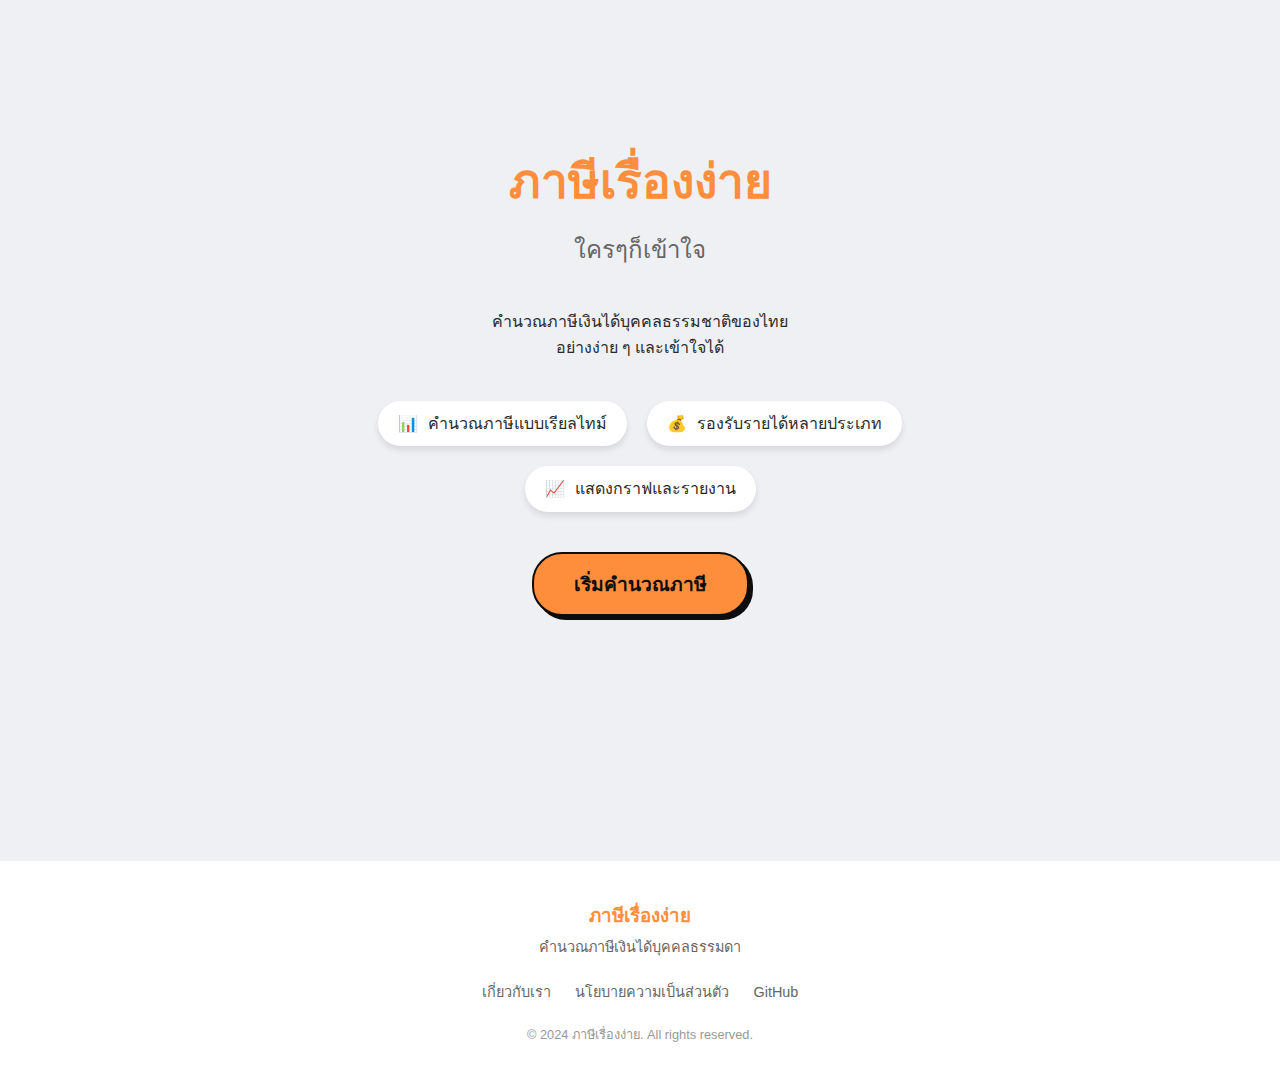
<file: index.html>
<!DOCTYPE html>
<html lang="th">

<head>
    <meta charset="UTF-8">
    <meta name="viewport" content="width=device-width, initial-scale=1.0">
    <meta name="description"
        content="โปรแกรมคำนวณภาษีเงินได้บุคคลธรรมดาของไทย ใช้งานง่าย แม่นยำ รองรับการคำนวณลดหย่อนภาษีครบครัน แสดงผลแบบกราฟและรายงาน">
    <meta name="keywords" content="คำนวณภาษี, ภาษีเงินได้, ลดหย่อนภาษี, ภาษีบุคคลธรรมดา, Thai Tax Calculator">
    <meta name="author" content="ภาษีเรื่องง่าย">

    <!-- Open Graph / Facebook -->
    <meta property="og:type" content="website">
    <meta property="og:url" content="https://thaitaxeasy.com/">
    <meta property="og:title" content="ภาษีเรื่องง่าย - คำนวณภาษีใครๆก็เข้าใจ">
    <meta property="og:description" content="คำนวณภาษีเงินได้บุคคลธรรมดา ใช้งานง่าย แม่นยำ พร้อมกราฟแสดงผล">
    <meta property="og:image" content="https://thaitaxeasy.com/og-image.jpg">

    <!-- Twitter -->
    <meta property="twitter:card" content="summary_large_image">
    <meta property="twitter:url" content="https://thaitaxeasy.com/">
    <meta property="twitter:title" content="ภาษีเรื่องง่าย - คำนวณภาษีใครๆก็เข้าใจ">
    <meta property="twitter:description" content="คำนวณภาษีเงินได้บุคคลธรรมดา ใช้งานง่าย แม่นยำ พร้อมกราฟแสดงผล">
    <meta property="twitter:image" content="https://thaitaxeasy.com/og-image.jpg">

    <title>ภาษีเรื่องง่าย - Thai Personal Income Tax Calculator</title>

    <!-- Favicon -->
    <link rel="icon"
        href="data:image/svg+xml,<svg xmlns=%22http://www.w3.org/2000/svg%22 viewBox=%220 0 100 100%22><text y=%22.9em%22 font-size=%2290%22>📊</text></svg>">

    <link rel="stylesheet" href="css/styles.css">
    <link rel="stylesheet" href="css/responsive.css">
</head>

<body>
    <div id="app">
        <main class="main-content">
            <!-- Cover Screen -->
            <div id="coverScreen" class="screen active">
                <div class="cover-container">
                    <div class="cover-content">
                        <div class="cover-header">
                            <h1 class="app-title">ภาษีเรื่องง่าย</h1>
                            <p class="app-subtitle">ใครๆก็เข้าใจ</p>
                        </div>

                        <div class="cover-description">
                            <p>คำนวณภาษีเงินได้บุคคลธรรมชาติของไทย</p>
                            <p>อย่างง่าย ๆ และเข้าใจได้</p>
                        </div>

                        <div class="cover-features">
                            <div class="feature-item">
                                <span class="feature-icon">📊</span>
                                <span class="feature-text">คำนวณภาษีแบบเรียลไทม์</span>
                            </div>
                            <div class="feature-item">
                                <span class="feature-icon">💰</span>
                                <span class="feature-text">รองรับรายได้หลายประเภท</span>
                            </div>
                            <div class="feature-item">
                                <span class="feature-icon">📈</span>
                                <span class="feature-text">แสดงกราฟและรายงาน</span>
                            </div>
                        </div>

                        <button id="startBtn" class="btn btn-primary btn-large">
                            เริ่มคำนวณภาษี
                        </button>
                    </div>
                </div>
            </div>

            <!-- Calculator Screen -->
            <div id="calculatorScreen" class="screen">
                <div class="calculator-container">
                    <!-- Header -->
                    <div class="calc-header">
                        <button id="backBtn" class="btn-back">
                            <span class="back-icon">←</span>
                            <span class="back-text">ย้อนกลับ</span>
                        </button>
                        <h2>คำนวณภาษี</h2>
                        <div style="width: 40px;"></div>
                    </div>

                    <!-- Main Content -->
                    <div class="calc-content">
                        <!-- Tax Result Card -->
                        <div class="card tax-result-card">
                            <div class="card-header">
                                <h3>ผลการคำนวณภาษี</h3>
                            </div>
                            <div class="tax-result-body">
                                <div class="result-row">
                                    <span class="result-label">เงินได้สุทธิ</span>
                                    <span class="result-value" id="netIncomeDisplay">0 บาท</span>
                                </div>
                                <div class="result-row">
                                    <span class="result-label">ภาษีที่ต้องชำระ</span>
                                    <span class="result-value highlight" id="taxDisplay">0 บาท</span>
                                </div>
                                <div class="result-row">
                                    <span class="result-label">เงินได้หลังหักภาษี</span>
                                    <span class="result-value" id="netSalaryDisplay">0 บาท</span>
                                </div>
                            </div>
                            <button class="btn btn-secondary btn-block" id="viewChartBtn">
                                📊 ดูกราฟและรายงาน
                            </button>
                        </div>

                        <!-- Income Type Selection -->
                        <div class="section">
                            <h3 class="section-title">คุณมีรายได้จากอะไรบ้าง?</h3>
                            <p class="section-subtitle">เลือกได้หลายอัน</p>

                            <div class="income-type-cards">
                                <label class="income-type-card">
                                    <input type="checkbox" id="hasSalary" class="income-checkbox" checked>
                                    <div class="card-content">
                                        <div class="card-icon">💼</div>
                                        <div class="card-text">
                                            <h4>พนักงานประจำ</h4>
                                            <p>เช่น: พนักงานบริษัท, ข้าราชการ, พนักงานห้าง</p>
                                        </div>
                                    </div>
                                </label>

                                <label class="income-type-card">
                                    <input type="checkbox" id="hasFreelance" class="income-checkbox">
                                    <div class="card-content">
                                        <div class="card-icon">💻</div>
                                        <div class="card-text">
                                            <h4>ฟรีแลนซ์ / รับจ้าง</h4>
                                            <p>เช่น: รับออกแบบ, ขับ Grab, ติวเตอร์, ช่างภาพ</p>
                                        </div>
                                    </div>
                                </label>

                                <label class="income-type-card">
                                    <input type="checkbox" id="hasMerchant" class="income-checkbox">
                                    <div class="card-content">
                                        <div class="card-icon">🏪</div>
                                        <div class="card-text">
                                            <h4>ค้าขาย / ออนไลน์</h4>
                                            <p>เช่น: ร้านของชำ, ขายออนไลน์, ตลาดนัด</p>
                                        </div>
                                    </div>
                                </label>
                            </div>
                        </div>

                        <!-- Income Inputs -->
                        <div id="incomeInputsSection" class="section" style="display: none;">
                            <h3 class="section-title">กรอกรายได้ของคุณ</h3>

                            <div id="salaryInputGroup" class="income-input-group" style="display: none;">
                                <label for="salarySlider" class="input-label">
                                    เงินเดือน (ทั้งปี รวมโบนัส)
                                    <span class="input-sublabel">เงินได้ประเภทที่ 1</span>
                                </label>
                                <div class="slider-container">
                                    <input type="range" id="salarySlider" class="slider" min="0" max="10000000"
                                        step="10000" value="300000">
                                    <input type="text" id="salaryInput" class="number-input" value="300,000">
                                    <span class="input-unit">บาท</span>
                                </div>
                                <div class="slider-info">
                                    <span class="slider-min">0</span>
                                    <span class="slider-max">10,000,000</span>
                                </div>
                            </div>

                            <div id="freelanceInputGroup" class="income-input-group" style="display: none;">
                                <label for="freelanceSlider" class="input-label">
                                    รายได้ฟรีแลนซ์ / ปี
                                    <span class="input-sublabel">เงินได้ประเภทที่ 2</span>
                                </label>
                                <div class="slider-container">
                                    <input type="range" id="freelanceSlider" class="slider" min="0" max="10000000"
                                        step="10000" value="0">
                                    <input type="text" id="freelanceInput" class="number-input" value="0">
                                    <span class="input-unit">บาท</span>
                                </div>
                                <div class="slider-info">
                                    <span class="slider-min">0</span>
                                    <span class="slider-max">10,000,000</span>
                                </div>
                            </div>

                            <div id="merchantInputGroup" class="income-input-group" style="display: none;">
                                <label for="merchantSlider" class="input-label">
                                    รายได้จากการขาย / ปี
                                    <span class="input-sublabel">เงินได้ประเภทที่ 8</span>
                                </label>
                                <div class="slider-container">
                                    <input type="range" id="merchantSlider" class="slider" min="0" max="10000000"
                                        step="10000" value="0">
                                    <input type="text" id="merchantInput" class="number-input" value="0">
                                    <span class="input-unit">บาท</span>
                                </div>
                                <div class="slider-info">
                                    <span class="slider-min">0</span>
                                    <span class="slider-max">10,000,000</span>
                                </div>
                            </div>
                        </div>

                        <!-- Allowances Section -->
                        <div class="section">
                            <h3 class="section-title">ค่าลดหย่อน</h3>
                            <p class="section-subtitle">เลือกค่าลดหย่อนที่คุณมี</p>

                            <!-- Personal & Family -->
                            <div class="allowance-group">
                                <h4 class="allowance-group-title">ส่วนตัวและครอบครัว</h4>

                                <div class="allowance-item">
                                    <label for="spouse" class="checkbox-label">
                                        <input type="checkbox" id="spouse" class="allowance-checkbox">
                                        <span>คู่สมรส (ไม่มีรายได้)</span>
                                    </label>
                                    <span class="allowance-amount" data-amount="60000">60,000 บาท</span>
                                </div>

                                <div class="allowance-item">
                                    <label for="childCount" class="checkbox-label">
                                        <input type="checkbox" id="childCount" class="allowance-checkbox">
                                        <span>บุตรก่อนปี 2561</span>
                                    </label>
                                    <div class="allowance-input-group">
                                        <input type="number" id="childCountInput" class="number-input-small" min="0"
                                            max="10" value="0" disabled>
                                        <span class="allowance-amount" data-amount="30000">30,000 บาท/คน</span>
                                    </div>
                                </div>

                                <div class="allowance-item">
                                    <label for="childBorn2018" class="checkbox-label">
                                        <input type="checkbox" id="childBorn2018" class="allowance-checkbox">
                                        <span>บุตรคนที่ 2+ เกิดปี 2561+</span>
                                    </label>
                                    <div class="allowance-input-group">
                                        <input type="number" id="childBorn2018Input" class="number-input-small" min="0"
                                            max="10" value="0" disabled>
                                        <span class="allowance-amount" data-amount="60000">60,000 บาท/คน</span>
                                    </div>
                                </div>

                                <div class="allowance-item">
                                    <label for="parentCount" class="checkbox-label">
                                        <input type="checkbox" id="parentCount" class="allowance-checkbox">
                                        <span>บิดามารดา</span>
                                    </label>
                                    <div class="allowance-input-group">
                                        <input type="number" id="parentCountInput" class="number-input-small" min="0"
                                            max="4" value="0" disabled>
                                        <span class="allowance-amount" data-amount="30000">30,000 บาท/คน</span>
                                    </div>
                                </div>
                            </div>

                            <!-- Insurance & Funds -->
                            <div class="allowance-group">
                                <h4 class="allowance-group-title">ประกันและกองทุน</h4>

                                <div class="allowance-item">
                                    <label for="lifeInsurance" class="input-label-small">
                                        ประกันชีวิต (สูงสุด 100,000 บาท)
                                    </label>
                                    <input type="text" id="lifeInsurance" class="number-input" placeholder="0"
                                        value="0">
                                </div>

                                <div class="allowance-item">
                                    <label for="healthInsurance" class="input-label-small">
                                        ประกันสุขภาพ (สูงสุด 25,000 บาท)
                                    </label>
                                    <input type="text" id="healthInsurance" class="number-input" placeholder="0"
                                        value="0">
                                </div>

                                <div class="allowance-item">
                                    <label for="socialSecurity" class="input-label-small">
                                        ประกันสังคม (สูงสุด 9,000 บาท)
                                    </label>
                                    <input type="text" id="socialSecurity" class="number-input" placeholder="0"
                                        value="0">
                                </div>

                                <div class="allowance-item">
                                    <label for="pvd" class="input-label-small">
                                        กองทุนสำรองเลี้ยงชีพ (PVD) (สูงสุด 500,000 บาท)
                                    </label>
                                    <input type="text" id="pvd" class="number-input" placeholder="0" value="0">
                                </div>

                                <div class="allowance-item">
                                    <label for="rmf" class="input-label-small">
                                        กองทุน RMF (สูงสุด 500,000 บาท)
                                    </label>
                                    <input type="text" id="rmf" class="number-input" placeholder="0" value="0">
                                </div>

                                <div class="allowance-item">
                                    <label for="ssf" class="input-label-small">
                                        กองทุน SSF (สูงสุด 200,000 บาท)
                                    </label>
                                    <input type="text" id="ssf" class="number-input" placeholder="0" value="0">
                                </div>
                            </div>

                            <!-- Housing -->
                            <div class="allowance-group">
                                <h4 class="allowance-group-title">ที่อยู่อาศัย</h4>

                                <div class="allowance-item">
                                    <label for="homeLoanInterest" class="input-label-small">
                                        ดอกเบี้ยบ้าน (สูงสุด 100,000 บาท)
                                    </label>
                                    <input type="text" id="homeLoanInterest" class="number-input" placeholder="0"
                                        value="0">
                                </div>
                            </div>
                        </div>

                        <!-- Net Income Equation -->
                        <div class="card equation-card">
                            <div class="equation">
                                <div class="equation-item">
                                    <span class="equation-label">รายได้</span>
                                    <span class="equation-value" id="eqIncome">0</span>
                                </div>
                                <span class="equation-operator">−</span>
                                <div class="equation-item">
                                    <span class="equation-label">ค่าใช้จ่าย</span>
                                    <span class="equation-value" id="eqExpense">0</span>
                                </div>
                                <span class="equation-operator">−</span>
                                <div class="equation-item">
                                    <span class="equation-label">ค่าลดหย่อน</span>
                                    <span class="equation-value" id="eqAllowance">0</span>
                                </div>
                                <span class="equation-operator">=</span>
                                <div class="equation-item highlight">
                                    <span class="equation-label">เงินได้สุทธิ</span>
                                    <span class="equation-value" id="eqNetIncome">0</span>
                                </div>
                            </div>
                        </div>

                        <!-- Tax Brackets -->
                        <div class="card">
                            <div class="card-header">
                                <h3>ตารางภาษี</h3>
                            </div>
                            <div class="tax-brackets">
                                <table class="brackets-table">
                                    <thead>
                                        <tr>
                                            <th>ช่วงรายได้</th>
                                            <th>อัตราภาษี</th>
                                            <th>ภาษี</th>
                                        </tr>
                                    </thead>
                                    <tbody id="taxBracketsTable">
                                        <!-- Populated by JavaScript -->
                                    </tbody>
                                </table>
                            </div>
                        </div>
                    </div>
                </div>
            </div>

            <!-- Chart Screen -->
            <div id="chartScreen" class="screen">
                <div class="chart-container">
                    <div class="chart-header">
                        <button id="backFromChartBtn" class="btn-back">
                            <span class="back-icon">←</span>
                            <span class="back-text">ย้อนกลับ</span>
                        </button>
                        <h2>รายงานและกราฟ</h2>
                        <div style="width: 40px;"></div>
                    </div>

                    <div class="chart-content">
                        <!-- Summary Cards -->
                        <div class="summary-cards">
                            <div class="summary-card">
                                <div class="summary-label">รายได้รวม</div>
                                <div class="summary-value" id="chartTotalIncome">0 บาท</div>
                            </div>
                            <div class="summary-card">
                                <div class="summary-label">ค่าใช้จ่าย</div>
                                <div class="summary-value" id="chartExpense">0 บาท</div>
                            </div>
                            <div class="summary-card">
                                <div class="summary-label">ค่าลดหย่อน</div>
                                <div class="summary-value" id="chartAllowance">0 บาท</div>
                            </div>
                            <div class="summary-card">
                                <div class="summary-label">เงินได้สุทธิ</div>
                                <div class="summary-value" id="chartNetIncome">0 บาท</div>
                            </div>
                            <div class="summary-card highlight">
                                <div class="summary-label">ภาษี</div>
                                <div class="summary-value" id="chartTax">0 บาท</div>
                            </div>
                        </div>

                        <!-- Charts -->
                        <div class="charts-grid">
                            <div class="card">
                                <div class="card-header">
                                    <h3>การแบ่งรายได้</h3>
                                </div>
                                <canvas id="incomeChart" class="chart-canvas"></canvas>
                            </div>

                            <div class="card">
                                <div class="card-header">
                                    <h3>ภาษีตามช่วงรายได้</h3>
                                </div>
                                <canvas id="taxChart" class="chart-canvas"></canvas>
                            </div>

                            <div class="card">
                                <div class="card-header">
                                    <h3>เงินได้หลังหักภาษี</h3>
                                </div>
                                <canvas id="netSalaryChart" class="chart-canvas"></canvas>
                            </div>

                            <div class="card">
                                <div class="card-header">
                                    <h3>ค่าลดหย่อนทั้งหมด</h3>
                                </div>
                                <canvas id="allowanceChart" class="chart-canvas"></canvas>
                            </div>
                        </div>

                        <!-- Tax Breakdown Table -->
                        <div class="card">
                            <div class="card-header">
                                <h3>รายละเอียดการคำนวณภาษี</h3>
                            </div>
                            <div class="breakdown-table">
                                <table>
                                    <tbody id="taxBreakdownTable">
                                        <!-- Populated by JavaScript -->
                                    </tbody>
                                </table>
                            </div>
                        </div>

                        <!-- Export Buttons -->
                        <div class="action-buttons">
                            <button id="exportPdfBtn" class="btn btn-secondary">
                                📄 ส่งออก PDF
                            </button>
                            <button id="shareBtn" class="btn btn-secondary">
                                🔗 แชร์ผลลัพธ์
                            </button>
                            <button id="saveHistoryBtn" class="btn btn-secondary">
                                💾 บันทึกประวัติ
                            </button>
                        </div>
                    </div>
                </div>
            </div>
        </main>

        <footer class="app-footer">
            <div class="footer-content">
                <div class="footer-brand">
                    <h3>ภาษีเรื่องง่าย</h3>
                    <p>คำนวณภาษีเงินได้บุคคลธรรมดา</p>
                </div>
                <div class="footer-links">
                    <a href="#" id="aboutLink" class="footer-link">เกี่ยวกับเรา</a>
                    <a href="#" class="footer-link">นโยบายความเป็นส่วนตัว</a>
                    <a href="https://github.com/natthakornballa" target="_blank" class="footer-link">GitHub</a>
                </div>
                <div class="footer-copyright">
                    <p>&copy; 2024 ภาษีเรื่องง่าย. All rights reserved.</p>
                </div>
            </div>
        </footer>

        <!-- About Modal -->
        <div id="aboutModal" class="modal">
            <div class="modal-content">
                <div class="modal-header">
                    <h2>เกี่ยวกับภาษีเรื่องง่าย</h2>
                    <span class="close-modal">&times;</span>
                </div>
                <div class="modal-body">
                    <p><strong>ภาษีเรื่องง่าย</strong> คือเครื่องมือช่วยคำนวณภาษีเงินได้บุคคลธรรมดาของไทย
                        ที่ออกแบบมาให้ใช้งานง่าย เข้าใจได้ทุกคน</p>

                    <h3>ฟีเจอร์หลัก</h3>
                    <ul>
                        <li>✨ คำนวณภาษีตามปีภาษีปัจจุบัน</li>
                        <li>📊 แสดงกราฟและรายงานสรุปผล</li>
                        <li>💾 บันทึกประวัติการคำนวณ (ในเครื่อง)</li>
                        <li>📉 รองรับการคำนวณลดหย่อนภาษีครบครัน</li>
                    </ul>

                    <h3>ผู้พัฒนา</h3>
                    <p>พัฒนาด้วยความตั้งใจที่จะทำให้เรื่องภาษีเป็นเรื่องง่ายสำหรับทุกคน</p>

                    <div class="modal-contact">
                        <p>พบปัญหาการใช้งาน หรือมีข้อเสนอแนะ?</p>
                        <a href="https://github.com/natthakornballa" target="_blank" class="btn btn-outline">แจ้งปัญหาบน
                            GitHub</a>
                    </div>
                </div>
            </div>
        </div>
    </div>

    <!-- Scripts -->
    <script src="js/constants.js"></script>
    <script src="js/utils.js"></script>
    <script src="js/calculator.js"></script>
    <script src="js/storage.js"></script>
    <script src="js/ui.js"></script>
    <script src="js/charts.js"></script>
    <script src="js/app.js"></script>
</body>

</html>
</file>
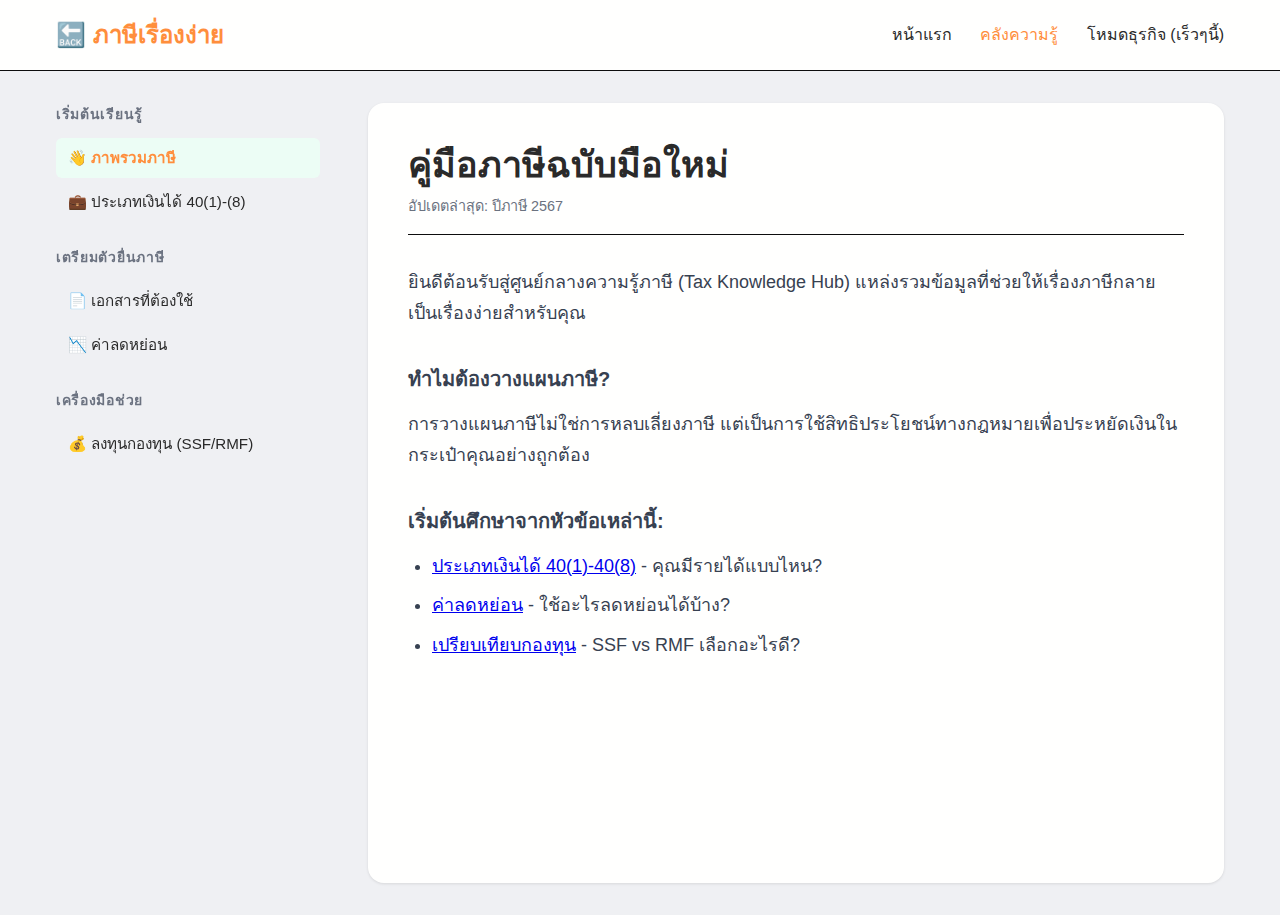
<file: knowledge.html>
<!DOCTYPE html>
<html lang="th">

<head>
    <meta charset="UTF-8">
    <meta name="viewport" content="width=device-width, initial-scale=1.0">
    <title>คลังความรู้ภาษี - ภาษีเรื่องง่าย</title>
    <link rel="stylesheet" href="css/styles.css"> <!-- Base styles -->
    <link rel="stylesheet" href="css/knowledge.css"> <!-- Specific styles -->
    <link rel="icon"
        href="data:image/svg+xml,<svg xmlns=%22http://www.w3.org/2000/svg%22 viewBox=%220 0 100 100%22><text y=%22.9em%22 font-size=%2290%22>📚</text></svg>">
</head>

<body class="knowledge-body">

    <!-- Navigation -->
    <nav class="knowledge-nav">
        <div class="nav-container">
            <div class="nav-logo">
                <a href="index.html">
                    <span>🔙 ภาษีเรื่องง่าย</span>
                </a>
            </div>
            <div class="nav-links">
                <a href="index.html">หน้าแรก</a>
                <a href="#" class="active">คลังความรู้</a>
                <a href="#">โหมดธุรกิจ (เร็วๆนี้)</a>
            </div>
        </div>
    </nav>

    <div class="knowledge-container">
        <!-- Sidebar -->
        <aside class="knowledge-sidebar">
            <div class="sidebar-section">
                <h3 class="sidebar-title">เริ่มต้นเรียนรู้</h3>
                <a href="#" class="sidebar-link active" data-topic="intro"
                    onclick="KnowledgeApp.loadTopic('intro', event)">👋 ภาพรวมภาษี</a>
                <a href="#" class="sidebar-link" data-topic="income-types"
                    onclick="KnowledgeApp.loadTopic('income-types', event)">💼 ประเภทเงินได้ 40(1)-(8)</a>
            </div>

            <div class="sidebar-section">
                <h3 class="sidebar-title">เตรียมตัวยื่นภาษี</h3>
                <a href="#" class="sidebar-link" data-topic="docs" onclick="KnowledgeApp.loadTopic('docs', event)">📄
                    เอกสารที่ต้องใช้</a>
                <a href="#" class="sidebar-link" data-topic="deductions"
                    onclick="KnowledgeApp.loadTopic('deductions', event)">📉 ค่าลดหย่อน</a>
            </div>

            <div class="sidebar-section">
                <h3 class="sidebar-title">เครื่องมือช่วย</h3>
                <a href="#" class="sidebar-link" data-topic="funds" onclick="KnowledgeApp.loadTopic('funds', event)">💰
                    ลงทุนกองทุน (SSF/RMF)</a>
            </div>
        </aside>

        <!-- Main Content -->
        <main class="knowledge-content">
            <header class="article-header">
                <h1 id="articleTitle" class="article-title">กำลังโหลด...</h1>
                <div class="article-meta">อัปเดตล่าสุด: ปีภาษี 2567</div>
            </header>
            <div id="articleBody" class="article-body">
                <!-- Content injected by JS -->
            </div>
        </main>
    </div>

    <script src="js/knowledge.js"></script>
</body>

</html>
</file>
<file: css/styles.css>
/* CSS for Thai Tax Calculator */

:root {
  --primary-color: #ff8e3c;
  /* Button / Highlight (Orange) */
  --secondary-color: #d9376e;
  /* Tertiary (Pink) */
  --accent-color: #d9376e;
  --text-color: #2a2a2a;
  /* Paragraph */
  --heading-color: #0d0d0d;
  /* Headline */
  --bg-color: #eff0f3;
  /* Background */
  --card-bg: #fffffe;
  /* Secondary */
  --error-color: #D32F2F;
  --success-color: #388E3C;
  --shadow: 0 4px 6px rgba(0, 0, 0, 0.1);
  --border-radius: 12px;
  --font-family: 'Sarabun', -apple-system, BlinkMacSystemFont, "Segoe UI", Roboto, "Helvetica Neue", Arial, sans-serif;

  /* New dedicated vars */
  --btn-text-color: #0d0d0d;
  --stroke-color: #0d0d0d;
}

/* Import Sarabun Font */
@import url('https://fonts.googleapis.com/css2?family=Sarabun:wght@300;400;500;600;700&display=swap');

* {
  box-sizing: border-box;
  margin: 0;
  padding: 0;
}

body {
  font-family: var(--font-family);
  background-color: var(--bg-color);
  color: var(--text-color);
  line-height: 1.6;
  -webkit-font-smoothing: antialiased;
}

#app {
  max-width: 100%;
  min-height: 100vh;
  margin: 0 auto;
  position: relative;
  display: flex;
  flex-direction: column;
}

/* Main Content Wrapper */
.main-content {
  flex: 1;
  display: flex;
  flex-direction: column;
  min-height: calc(100vh - 80px);
  /* Leave space for footer */
}

/* Screen Management */
.screen {
  display: none;
  width: 100%;
  max-width: 600px;
  margin: 0 auto;
  padding: 20px;
  animation: fadeIn 0.3s ease-in-out;
}

.screen.active {
  display: block;
}

@keyframes fadeIn {
  from {
    opacity: 0;
    transform: translateY(10px);
  }

  to {
    opacity: 1;
    transform: translateY(0);
  }
}

/* Cover Screen */
.cover-container {
  display: flex;
  justify-content: center;
  align-items: center;
  min-height: 80vh;
  text-align: center;
}

.cover-header {
  margin-bottom: 40px;
}

.app-title {
  font-size: 3rem;
  color: var(--primary-color);
  font-weight: 700;
  margin-bottom: 10px;
}

.app-subtitle {
  font-size: 1.5rem;
  color: #666;
}

.cover-features {
  display: flex;
  justify-content: center;
  gap: 20px;
  margin: 40px 0;
  flex-wrap: wrap;
}

.feature-item {
  display: flex;
  align-items: center;
  gap: 10px;
  background: white;
  padding: 10px 20px;
  border-radius: 30px;
  box-shadow: var(--shadow);
}

/* Buttons */
.btn {
  border: none;
  border-radius: 30px;
  padding: 12px 24px;
  font-size: 1rem;
  font-weight: 600;
  cursor: pointer;
  transition: all 0.2s;
  font-family: var(--font-family);
}

.btn-primary {
  background-color: var(--primary-color);
  color: var(--btn-text-color);
  border: 2px solid var(--stroke-color);
  box-shadow: 4px 4px 0 var(--stroke-color);
}

.btn-primary:hover {
  background-color: var(--secondary-color);
  transform: translateY(-2px);
}

.btn-large {
  font-size: 1.2rem;
  padding: 15px 40px;
}

.btn-secondary {
  background-color: var(--card-bg);
  color: var(--btn-text-color);
  border: 2px solid var(--stroke-color);
  box-shadow: 4px 4px 0 var(--stroke-color);
}

.btn-secondary:hover {
  background-color: #f0fdf4;
}

.btn-block {
  width: 100%;
}

.btn-back {
  background: none;
  border: none;
  display: flex;
  align-items: center;
  gap: 5px;
  color: #666;
  font-size: 1rem;
  cursor: pointer;
}

/* Calculator Header */
.calc-header {
  display: flex;
  justify-content: space-between;
  align-items: center;
  margin-bottom: 20px;
  padding: 0 10px;
}

/* Cards */
.card {
  background: var(--card-bg);
  border-radius: var(--border-radius);
  padding: 20px;
  box-shadow: var(--shadow);
  margin-bottom: 20px;
}

.card-header {
  margin-bottom: 15px;
  border-bottom: 1px solid #eee;
  padding-bottom: 10px;
}

.tax-result-card {
  background: linear-gradient(135deg, #00A651 0%, #00796B 100%);
  color: white;
}

.tax-result-card .card-header {
  border-color: rgba(255, 255, 255, 0.2);
}

/* Result Rows */
.result-row {
  display: flex;
  justify-content: space-between;
  margin-bottom: 10px;
  font-size: 1.1rem;
}

.result-value.highlight {
  font-size: 1.5rem;
  font-weight: 800;
  color: var(--accent-color);
}

/* Section */
.section {
  margin-bottom: 30px;
}

.section-title {
  font-size: 1.2rem;
  margin-bottom: 5px;
  color: var(--primary-color);
}

.section-subtitle {
  color: #666;
  font-size: 0.9rem;
  margin-bottom: 15px;
}

/* Inputs */
.number-input {
  width: 100%;
  padding: 10px;
  border: 1px solid #ddd;
  border-radius: 8px;
  font-size: 1rem;
  font-family: var(--font-family);
}

.number-input:focus {
  outline: none;
  border-color: var(--primary-color);
}

/* Income Cards */
.income-type-cards {
  display: grid;
  grid-template-columns: repeat(auto-fit, minmax(140px, 1fr));
  gap: 15px;
}

.income-type-card {
  cursor: pointer;
  position: relative;
}

.income-checkbox {
  position: absolute;
  opacity: 0;
}

.card-content {
  background: white;
  border: 2px solid #ddd;
  border-radius: 12px;
  padding: 15px;
  text-align: center;
  transition: all 0.2s;
  height: 100%;
  display: flex;
  flex-direction: column;
  justify-content: center;
  align-items: center;
}

.income-checkbox:checked+.card-content {
  border-color: var(--primary-color);
  background-color: #f0fdf4;
}

.card-icon {
  font-size: 2rem;
  margin-bottom: 10px;
}

.card-text h4 {
  font-size: 0.9rem;
  margin-bottom: 5px;
}

.card-text p {
  font-size: 0.7rem;
  color: #666;
}

/* Sliders */
.slider-container {
  display: flex;
  align-items: center;
  gap: 10px;
  margin-bottom: 5px;
}

.slider {
  flex: 1;
  height: 6px;
  background: #ddd;
  border-radius: 5px;
  outline: none;
  -webkit-appearance: none;
}

width: 20px;
height: 20px;
background: var(--primary-color);
border: 2px solid var(--stroke-color);
border-radius: 50%;
cursor: pointer;
appearance: none;
}

/* Allowances */
.allowance-group {
  background: white;
  padding: 15px;
  border-radius: 12px;
  margin-bottom: 15px;
  border: 1px solid #eee;
}

.allowance-group-title {
  margin-bottom: 15px;
  font-size: 1rem;
  color: #555;
  border-left: 3px solid var(--primary-color);
  padding-left: 10px;
}

.allowance-item {
  display: flex;
  justify-content: space-between;
  align-items: center;
  margin-bottom: 12px;
  flex-wrap: wrap;
}

.checkbox-label {
  display: flex;
  align-items: center;
  gap: 10px;
  cursor: pointer;
}

.allowance-amount {
  font-size: 0.9rem;
  color: var(--success-color);
  font-weight: 500;
}

/* Equation Card */
.equation-card {
  background: #333;
  color: white;
  padding: 15px;
}

.equation {
  display: flex;
  justify-content: space-between;
  align-items: center;
  font-size: 0.9rem;
  flex-wrap: wrap;
}

.equation-item {
  display: flex;
  flex-direction: column;
  align-items: center;
}

.equation-label {
  font-size: 0.7rem;
  color: #aaa;
}

.equation-value {
  font-size: 1.1rem;
  font-weight: 600;
}

.highlight .equation-value {
  color: var(--accent-color);
}

/* Table */
.brackets-table {
  width: 100%;
  border-collapse: collapse;
}

.brackets-table th,
.brackets-table td {
  padding: 10px;
  text-align: right;
  border-bottom: 1px solid #eee;
}

.brackets-table th:first-child,
.brackets-table td:first-child {
  text-align: left;
}

.brackets-table th {
  background-color: #f9f9f9;
  font-weight: 600;
  color: #555;
}

/* Charts Grid */
.charts-grid {
  display: grid;
  grid-template-columns: repeat(auto-fit, minmax(300px, 1fr));
  gap: 20px;
  margin-bottom: 20px;
}

.summary-cards {
  display: flex;
  gap: 10px;
  overflow-x: auto;
  padding-bottom: 10px;
  margin-bottom: 20px;
}

.summary-card {
  min-width: 140px;
  background: white;
  padding: 15px;
  border-radius: 12px;
  box-shadow: 0 2px 4px rgba(0, 0, 0, 0.05);
  border: 1px solid #eee;
}

.summary-card.highlight {
  background: var(--primary-color);
  color: white;
}

.summary-card.highlight .summary-label {
  color: rgba(255, 255, 255, 0.8);
}

.summary-label {
  font-size: 0.8rem;
  color: #888;
  margin-bottom: 5px;
}

.summary-value {
  font-size: 1.1rem;
  font-weight: 700;
}

/* Footer Styles */
.app-footer {
  background-color: white;
  padding: 40px 20px;
  margin-top: 40px;
  border-top: 1px solid #eee;
}

.footer-content {
  max-width: 600px;
  margin: 0 auto;
  text-align: center;
}

.footer-brand h3 {
  color: var(--primary-color);
  margin-bottom: 5px;
}

.footer-brand p {
  color: #666;
  font-size: 0.9rem;
  margin-bottom: 20px;
}

.footer-links {
  margin-bottom: 20px;
}

.footer-link {
  color: #666;
  text-decoration: none;
  margin: 0 10px;
  font-size: 0.9rem;
  transition: color 0.2s;
}

.footer-link:hover {
  color: var(--primary-color);
}

.footer-copyright {
  color: #999;
  font-size: 0.8rem;
}

/* Print Styles */
@media print {

  .btn,
  .action-buttons,
  .cover-features,
  .app-footer,
  .input-group-append,
  .slider-container {
    display: none !important;
  }

  .screen {
    display: block !important;
    margin: 0 !important;
    padding: 0 !important;
    max-width: 100% !important;
  }

  body {
    background: white;
  }

  .card {
    box-shadow: none;
    border: 1px solid #ccc;
  }

  /* Ensure charts print */
  canvas {
    max-width: 100% !important;
  }

  #coverScreen,
  .calc-header button {
    display: none !important;
  }
}

/* ==========================================================================
   8. Modal Styles
   ========================================================================== */
.modal {
  display: none;
  position: fixed;
  z-index: 1000;
  left: 0;
  top: 0;
  width: 100%;
  height: 100%;
  overflow: auto;
  background-color: rgba(0, 0, 0, 0.5);
  backdrop-filter: blur(4px);
  opacity: 0;
  transition: opacity 0.3s ease;
}

.modal.active {
  display: flex;
  justify-content: center;
  align-items: center;
  opacity: 1;
}

.modal-content {
  background-color: #fff;
  margin: 20px;
  padding: 0;
  border-radius: var(--border-radius-lg);
  box-shadow: 0 20px 25px -5px rgba(0, 0, 0, 0.1), 0 10px 10px -5px rgba(0, 0, 0, 0.04);
  width: 100%;
  max-width: 500px;
  position: relative;
  transform: translateY(-20px);
  transition: transform 0.3s ease;
  max-height: 90vh;
  overflow-y: auto;
}

.modal.active .modal-content {
  transform: translateY(0);
}

.modal-header {
  display: flex;
  justify-content: space-between;
  align-items: center;
  padding: 20px 24px;
  border-bottom: 1px solid var(--border-color);
}

.modal-header h2 {
  font-size: 1.25rem;
  font-weight: 600;
  color: var(--text-color);
  margin: 0;
}

.close-modal {
  color: var(--text-light);
  font-size: 28px;
  font-weight: bold;
  cursor: pointer;
  line-height: 1;
  transition: color 0.2s;
}

.close-modal:hover {
  color: var(--primary-color);
}

.modal-body {
  padding: 24px;
  color: var(--text-color);
}

.modal-body h3 {
  font-size: 1.1rem;
  font-weight: 600;
  margin: 20px 0 10px;
  color: var(--text-color);
}

.modal-body ul {
  list-style-type: none;
  padding: 0;
  margin: 0;
}

.modal-body li {
  padding: 6px 0;
  color: var(--text-medium);
}

.modal-contact {
  margin-top: 30px;
  padding-top: 20px;
  border-top: 1px solid var(--border-color);
  text-align: center;
}

.modal-contact p {
  margin-bottom: 15px;
  color: var(--text-medium);
}
</file>
<file: css/responsive.css>
/* ============================================
   Responsive Design
   ============================================ */

/* Tablets (768px and up) */
@media (max-width: 768px) {
    .app-title {
        font-size: 2.5rem;
    }

    .app-subtitle {
        font-size: 1.25rem;
    }

    .cover-features {
        gap: var(--spacing-md);
    }

    .feature-item {
        gap: var(--spacing-md);
        font-size: 0.95rem;
    }

    .feature-icon {
        font-size: 1.25rem;
    }

    .summary-cards {
        grid-template-columns: repeat(auto-fit, minmax(120px, 1fr));
    }

    .summary-value {
        font-size: 1rem;
    }

    .charts-grid {
        grid-template-columns: 1fr;
    }

    .action-buttons .btn {
        min-width: auto;
    }
}

/* Mobile (480px and up) */
@media (max-width: 480px) {
    :root {
        font-size: 14px;
    }

    .cover-container {
        padding: var(--spacing-lg);
    }

    .cover-content {
        max-width: 100%;
    }

    .app-title {
        font-size: 2rem;
    }

    .app-subtitle {
        font-size: 1rem;
    }

    .cover-description {
        font-size: 0.95rem;
        margin-bottom: var(--spacing-2xl);
    }

    .cover-features {
        margin-bottom: var(--spacing-2xl);
    }

    .feature-item {
        font-size: 0.9rem;
        gap: var(--spacing-md);
    }

    .btn-large {
        padding: var(--spacing-md) var(--spacing-lg);
        font-size: 1rem;
    }

    .calc-header {
        padding: var(--spacing-md);
    }

    .calc-header h2 {
        font-size: 1.1rem;
    }

    .calc-content {
        padding: var(--spacing-md);
    }

    .chart-header {
        padding: var(--spacing-md);
    }

    .chart-header h2 {
        font-size: 1.1rem;
    }

    .chart-content {
        padding: var(--spacing-md);
    }

    .card {
        padding: var(--spacing-md);
        margin-bottom: var(--spacing-md);
    }

    .card-header {
        margin-bottom: var(--spacing-md);
        padding-bottom: var(--spacing-md);
    }

    .card-header h3 {
        font-size: 1rem;
    }

    .card-content {
        padding: var(--spacing-md);
        gap: var(--spacing-md);
    }

    .card-icon {
        font-size: 1.5rem;
    }

    .card-text h4 {
        font-size: 0.95rem;
    }

    .card-text p {
        font-size: 0.8rem;
    }

    .section {
        margin-bottom: var(--spacing-lg);
    }

    .section-title {
        font-size: 1rem;
    }

    .section-subtitle {
        font-size: 0.8rem;
    }

    .income-type-cards {
        gap: var(--spacing-sm);
    }

    .income-type-card {
        padding: var(--spacing-md);
    }

    .income-checkbox {
        width: 18px;
        height: 18px;
        margin-right: var(--spacing-md);
    }

    .income-input-group {
        margin-bottom: var(--spacing-md);
        padding: var(--spacing-md);
    }

    .input-label {
        font-size: 0.9rem;
    }

    .input-label-small {
        font-size: 0.85rem;
    }

    .slider-container {
        gap: var(--spacing-sm);
    }

    .number-input {
        width: 100px;
        padding: var(--spacing-sm);
        font-size: 0.9rem;
    }

    .number-input-small {
        width: 50px;
        padding: var(--spacing-xs) var(--spacing-sm);
        font-size: 0.8rem;
    }

    .allowance-group {
        margin-bottom: var(--spacing-lg);
        padding: var(--spacing-md);
    }

    .allowance-group-title {
        font-size: 0.9rem;
    }

    .allowance-item {
        padding: var(--spacing-sm) 0;
    }

    .checkbox-label {
        gap: var(--spacing-sm);
        font-size: 0.9rem;
    }

    .allowance-checkbox {
        width: 16px;
        height: 16px;
    }

    .allowance-amount {
        font-size: 0.85rem;
    }

    .equation {
        gap: var(--spacing-sm);
    }

    .equation-item {
        padding: var(--spacing-sm);
        min-width: 80px;
    }

    .equation-label {
        font-size: 0.65rem;
    }

    .equation-value {
        font-size: 0.95rem;
    }

    .equation-operator {
        font-size: 1rem;
    }

    .brackets-table {
        font-size: 0.8rem;
    }

    .brackets-table th,
    .brackets-table td {
        padding: var(--spacing-sm);
    }

    .summary-cards {
        grid-template-columns: repeat(auto-fit, minmax(100px, 1fr));
        gap: var(--spacing-md);
    }

    .summary-label {
        font-size: 0.7rem;
    }

    .summary-value {
        font-size: 0.95rem;
    }

    .breakdown-table {
        font-size: 0.8rem;
    }

    .breakdown-table td {
        padding: var(--spacing-sm);
    }

    .action-buttons {
        gap: var(--spacing-sm);
        flex-direction: column;
    }

    .action-buttons .btn {
        width: 100%;
    }

    .btn {
        padding: var(--spacing-md) var(--spacing-lg);
        font-size: 0.95rem;
    }

    .btn-back {
        padding: var(--spacing-sm);
    }

    .back-text {
        display: none;
    }

    .back-icon {
        font-size: 1.1rem;
    }

    .result-label {
        font-size: 0.9rem;
    }

    .result-value {
        font-size: 1.1rem;
    }

    .result-value.highlight {
        font-size: 1.25rem;
    }

    .tax-result-body {
        margin-bottom: var(--spacing-md);
    }

    .result-row {
        padding: var(--spacing-sm) 0;
    }
}

/* Extra Small Mobile (320px and up) */
@media (max-width: 320px) {
    :root {
        font-size: 12px;
    }

    .app-title {
        font-size: 1.5rem;
    }

    .app-subtitle {
        font-size: 0.9rem;
    }

    .cover-description {
        font-size: 0.85rem;
    }

    .feature-item {
        font-size: 0.8rem;
    }

    .feature-icon {
        font-size: 1rem;
    }

    .equation-item {
        min-width: 70px;
    }

    .number-input {
        width: 80px;
    }

    .number-input-small {
        width: 45px;
    }
}

/* Landscape Orientation */
@media (max-height: 500px) and (orientation: landscape) {
    .cover-container {
        min-height: auto;
        padding: var(--spacing-md);
    }

    .cover-header {
        margin-bottom: var(--spacing-lg);
    }

    .app-title {
        font-size: 2rem;
    }

    .app-subtitle {
        font-size: 0.95rem;
    }

    .cover-description {
        margin-bottom: var(--spacing-lg);
        font-size: 0.9rem;
    }

    .cover-features {
        margin-bottom: var(--spacing-lg);
        flex-direction: row;
        flex-wrap: wrap;
        justify-content: center;
    }

    .feature-item {
        flex: 0 0 calc(50% - var(--spacing-sm));
        font-size: 0.85rem;
    }

    .btn-large {
        padding: var(--spacing-md) var(--spacing-lg);
        font-size: 0.95rem;
    }
}

/* Print Styles */
@media print {
    body {
        background-color: white;
    }

    .btn-back,
    .btn-primary,
    .btn-secondary,
    #startBtn,
    #viewChartBtn,
    #backBtn,
    #backFromChartBtn {
        display: none;
    }

    .card {
        page-break-inside: avoid;
        box-shadow: none;
        border: 1px solid #ddd;
    }

    .chart-canvas {
        max-width: 100%;
    }

    .summary-cards {
        grid-template-columns: repeat(5, 1fr);
    }
}

/* Dark Mode Support */
@media (prefers-color-scheme: dark) {
    :root {
        --surface: #1f2937;
        --surface-variant: #374151;
        --surface-dark: #111827;
        --text: #f3f4f6;
        --text-secondary: #d1d5db;
        --text-muted: #9ca3af;
    }

    body {
        background-color: var(--surface-dark);
        color: var(--text);
    }

    .card {
        background-color: var(--surface);
        border-color: var(--surface-variant);
    }

    .income-type-card {
        background-color: var(--surface);
        border-color: var(--surface-variant);
    }

    .income-type-card:hover {
        background-color: var(--surface-variant);
    }

    .income-input-group {
        background-color: var(--surface-variant);
    }

    .allowance-group {
        background-color: var(--surface-variant);
    }

    .equation-card {
        background-color: var(--surface-variant);
        border-color: var(--primary);
    }

    .equation-item {
        background-color: var(--surface);
    }

    .number-input {
        background-color: var(--surface);
        color: var(--text);
        border-color: var(--surface-variant);
    }

    .number-input:focus {
        border-color: var(--primary);
    }

    .number-input-small {
        background-color: var(--surface);
        color: var(--text);
        border-color: var(--surface-variant);
    }

    .number-input-small:disabled {
        background-color: var(--surface-variant);
        color: var(--text-muted);
    }

    .brackets-table thead {
        background-color: var(--surface-variant);
    }

    .brackets-table tbody tr:hover {
        background-color: var(--surface-variant);
    }

    .summary-card {
        background-color: var(--surface);
        border-color: var(--surface-variant);
    }

    .breakdown-table tr:hover {
        background-color: var(--surface-variant);
    }

    .btn-secondary {
        background-color: var(--surface-variant);
        color: var(--text);
        border-color: var(--surface-variant);
    }

    .btn-secondary:hover {
        background-color: #4b5563;
    }

    .btn-back {
        color: var(--text);
    }

    .btn-back:hover {
        color: var(--primary);
    }

    .calc-header,
    .chart-header {
        background-color: var(--surface);
        border-bottom-color: var(--surface-variant);
    }

    .calc-content,
    .chart-content {
        background-color: var(--surface-dark);
    }
}

/* Reduced Motion */
@media (prefers-reduced-motion: reduce) {
    * {
        animation-duration: 0.01ms !important;
        animation-iteration-count: 1 !important;
        transition-duration: 0.01ms !important;
    }

    .screen {
        animation: none;
    }
}

/* High Contrast */
@media (prefers-contrast: more) {
    :root {
        --primary: #0000ff;
        --primary-dark: #000080;
        --success: #008000;
        --warning: #ff8000;
        --danger: #ff0000;
    }

    .card {
        border-width: 2px;
    }

    .btn {
        border-width: 2px;
    }
}
</file>
<file: css/knowledge.css>
/* Knowledge Hub Styles */

:root {
    --knowledge-primary: #ff8e3c;
    --knowledge-bg: #eff0f3;
    --knowledge-surface: #fffffe;
    --knowledge-text: #2a2a2a;
    --knowledge-text-muted: #6b7280;
    --knowledge-border: #0d0d0d;
}

body.knowledge-body {
    background-color: var(--knowledge-bg);
}

/* Header & Nav */
.knowledge-nav {
    background: var(--knowledge-surface);
    border-bottom: 1px solid var(--knowledge-border);
    padding: 1rem 0;
    position: sticky;
    top: 0;
    z-index: 100;
}

.nav-container {
    max-width: 1200px;
    margin: 0 auto;
    padding: 0 1rem;
    display: flex;
    justify-content: space-between;
    align-items: center;
}

.nav-logo a {
    font-size: 1.5rem;
    font-weight: 700;
    color: var(--knowledge-primary);
    text-decoration: none;
    display: flex;
    align-items: center;
    gap: 0.5rem;
}

.nav-links a {
    color: var(--knowledge-text);
    text-decoration: none;
    font-weight: 500;
    margin-left: 1.5rem;
    transition: color 0.2s;
}

.nav-links a:hover,
.nav-links a.active {
    color: var(--knowledge-primary);
}

/* Main Layout */
.knowledge-container {
    max-width: 1200px;
    margin: 2rem auto;
    padding: 0 1rem;
    display: grid;
    grid-template-columns: 280px 1fr;
    gap: 2rem;
}

/* Sidebar */
.knowledge-sidebar {
    position: sticky;
    top: 100px;
    height: calc(100vh - 120px);
    overflow-y: auto;
    padding-right: 1rem;
}

.sidebar-section {
    margin-bottom: 1.5rem;
}

.sidebar-title {
    font-size: 0.875rem;
    font-weight: 700;
    color: var(--knowledge-text-muted);
    text-transform: uppercase;
    letter-spacing: 0.05em;
    margin-bottom: 0.75rem;
}

.sidebar-link {
    display: block;
    padding: 0.5rem 0.75rem;
    margin-bottom: 0.25rem;
    color: var(--knowledge-text);
    text-decoration: none;
    border-radius: 0.375rem;
    transition: all 0.2s;
    font-size: 0.95rem;
}

.sidebar-link:hover {
    background-color: #f3f4f6;
    color: var(--knowledge-primary);
}

.sidebar-link.active {
    background-color: #ecfdf5;
    color: var(--knowledge-primary);
    font-weight: 600;
}

/* Content Area */
.knowledge-content {
    background: var(--knowledge-surface);
    border-radius: 1rem;
    padding: 2.5rem;
    box-shadow: 0 1px 3px rgba(0, 0, 0, 0.1);
    min-height: 600px;
}

.article-header {
    margin-bottom: 2rem;
    border-bottom: 1px solid var(--knowledge-border);
    padding-bottom: 1rem;
}

.article-title {
    font-size: 2.25rem;
    font-weight: 800;
    color: var(--knowledge-text);
    margin-bottom: 0.5rem;
    line-height: 1.2;
}

.article-meta {
    color: var(--knowledge-text-muted);
    font-size: 0.9rem;
}

.article-body {
    font-size: 1.125rem;
    line-height: 1.75;
    color: #374151;
}

.article-body h2 {
    font-size: 1.5rem;
    font-weight: 700;
    margin-top: 2.5rem;
    margin-bottom: 1rem;
    color: var(--knowledge-text);
}

.article-body h3 {
    font-size: 1.25rem;
    font-weight: 600;
    margin-top: 2rem;
    margin-bottom: 0.75rem;
}

.article-body p {
    margin-bottom: 1.5rem;
}

.article-body ul,
.article-body ol {
    margin-bottom: 1.5rem;
    padding-left: 1.5rem;
}

.article-body li {
    margin-bottom: 0.5rem;
}

/* Comparisons Table */
.comparison-table {
    width: 100%;
    border-collapse: collapse;
    margin: 2rem 0;
    font-size: 1rem;
}

.comparison-table th,
.comparison-table td {
    padding: 1rem;
    border: 1px solid var(--knowledge-border);
    text-align: left;
}

.comparison-table th {
    background-color: #f9fafb;
    font-weight: 600;
    color: var(--knowledge-text);
}

.comparison-table tr:hover td {
    background-color: #f3f4f6;
}

/* Responsive */
@media (max-width: 768px) {
    .knowledge-container {
        grid-template-columns: 1fr;
    }

    .knowledge-sidebar {
        display: none;
        /* Mobile menu needed separately or stick to top */
        /* For MVP: Sidebar disappears, we can add a mobile dropdown later */
    }

    .knowledge-content {
        padding: 1.5rem;
    }

    .article-title {
        font-size: 1.75rem;
    }
}
</file>
